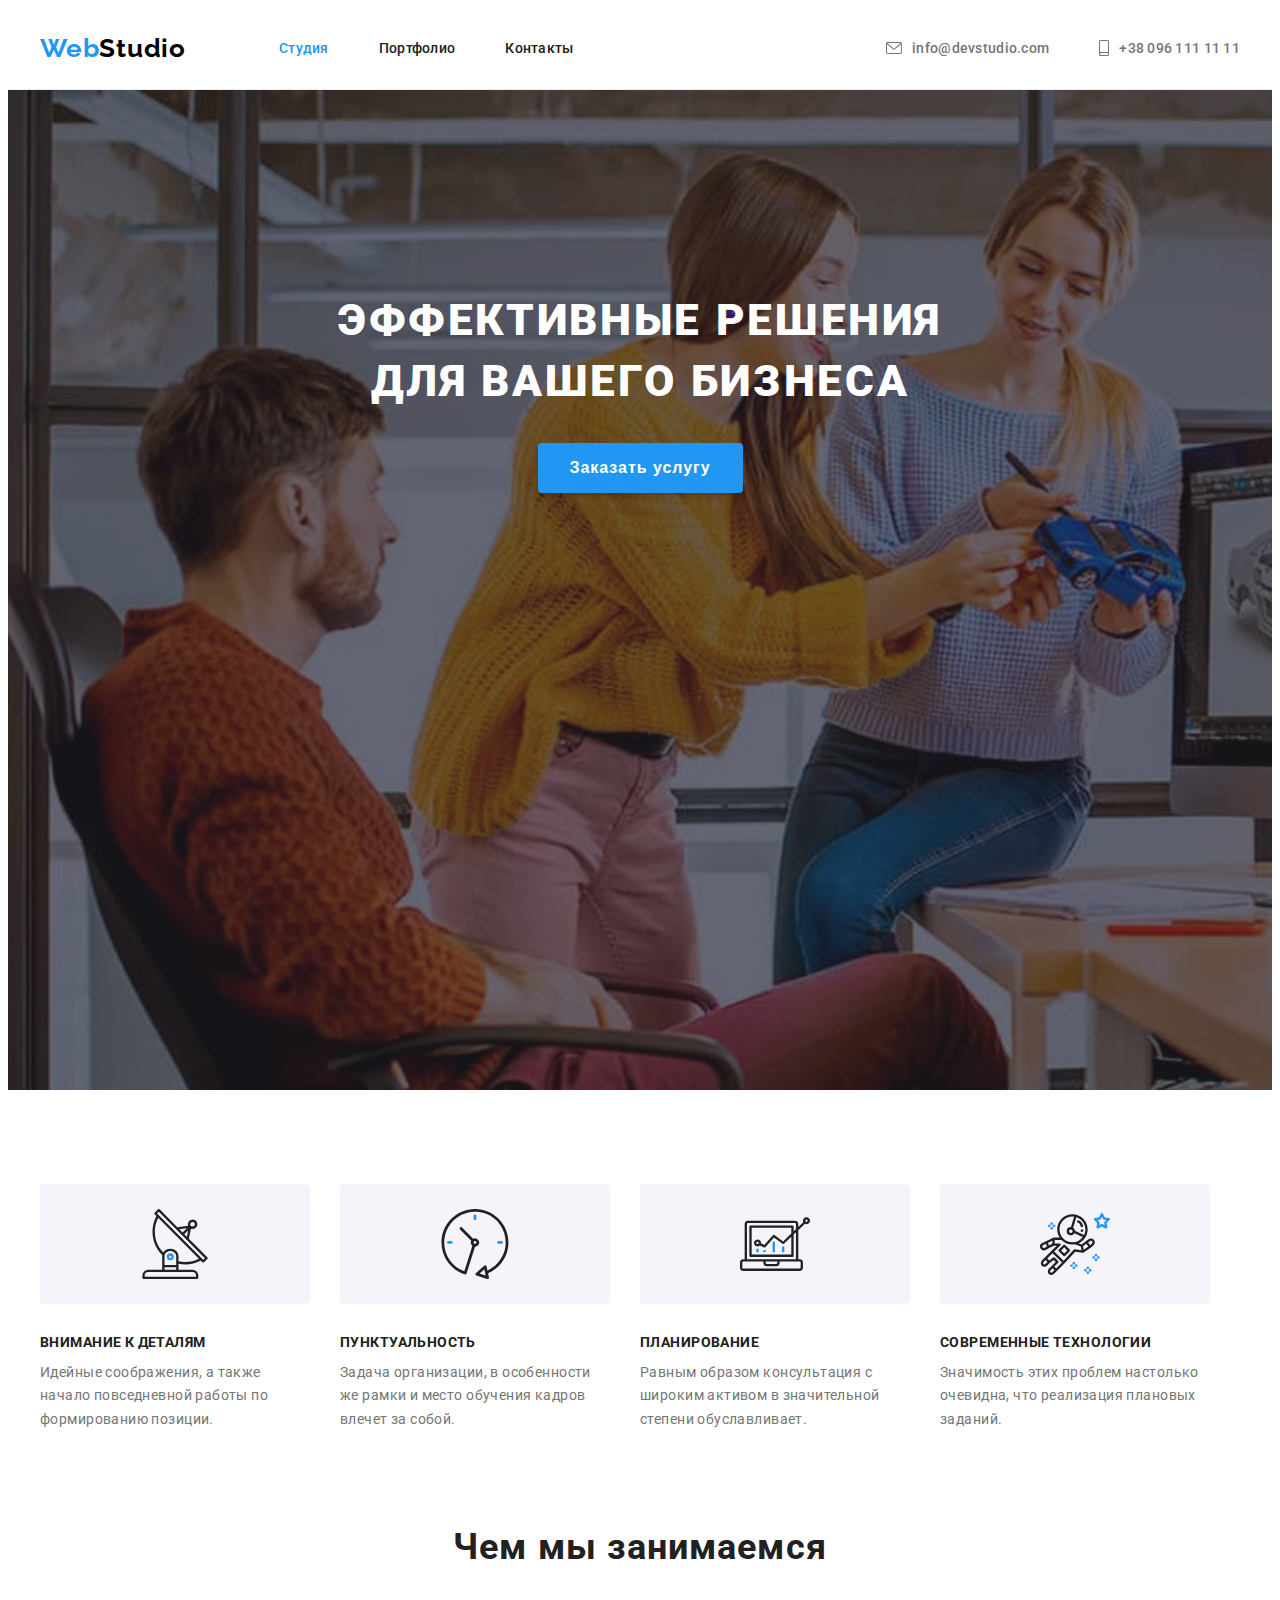
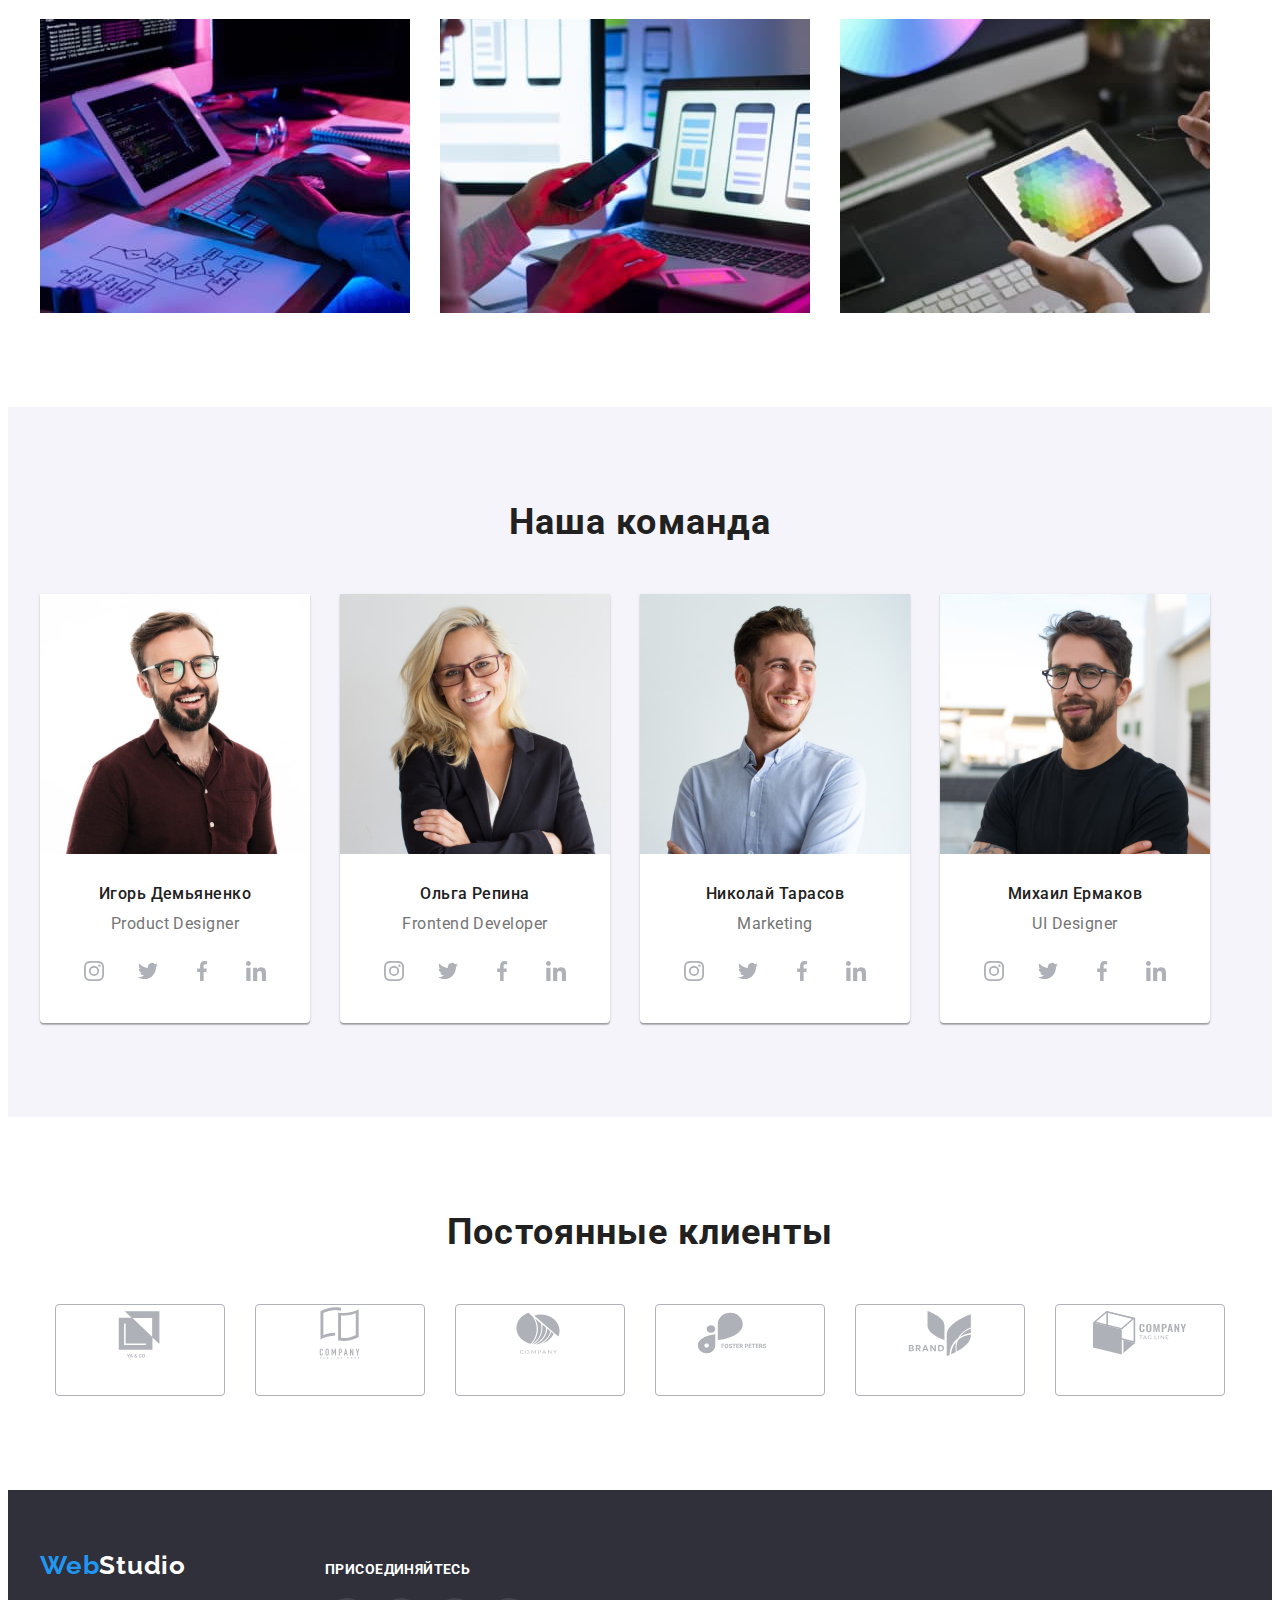
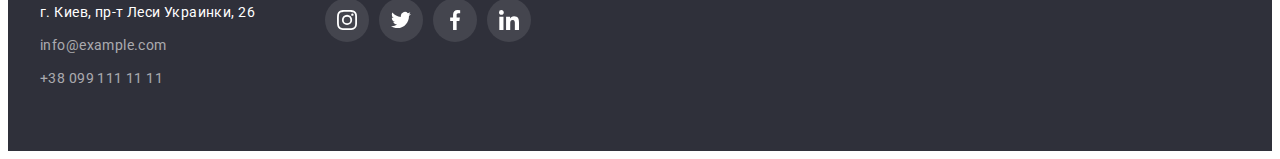
<file: index.html>
<!DOCTYPE html>
<html lang="ru">
    <head>
        <meta charset="UTF-8" />
        <meta http-equiv="X-UA-Compatible" content="IE=edge" />
        <meta name="viewport" content="width=device-width, initial-scale=1.0" />
        <title>WebStudio</title>
        <link rel="preconnect" href="https://fonts.googleapis.com" />
        <link rel="preconnect" href="https://fonts.gstatic.com" crossorigin />
        <link
            href="https://fonts.googleapis.com/css2?family=Raleway:wght@700&family=Roboto:wght@400;500;700;900&display=swap"
            rel="stylesheet"
        />
        <link
            rel="stylesheet"
            href="https://cdnjs.cloudflare.com/ajax/libs/modern-normalize/1.1.0/modern-normalize.min.css"
            integrity="sha512-wpPYUAdjBVSE4KJnH1VR1HeZfpl1ub8YT/NKx4PuQ5NmX2tKuGu6U/JRp5y+Y8XG2tV+wKQpNHVUX03MfMFn9Q=="
            crossorigin="anonymous"
            referrerpolicy="no-referrer"
        />
        <link rel="stylesheet" href="./css/style.css" />
    </head>

    <body>
        <!-- HEADER -->
        <header class="header">
            <div class="header-container container">
                <nav class="navigation">
                    <a lang="en" class="logo-header logo" href="./index.html"
                        >Web<span class="logo-accent-header">Studio</span></a
                    >
                    <ul class="nav-list list">
                        <li class="nav-list-item">
                            <a class="nav-list-link current" href="">Студия</a>
                        </li>
                        <li class="nav-list-item">
                            <a class="nav-list-link" href="./portfolio.html"
                                >Портфолио</a
                            >
                        </li>
                        <li class="nav-list-item">
                            <a class="nav-list-link" href="">Контакты</a>
                        </li>
                    </ul>
                </nav>
                <ul class="contact-list list">
                    <li class="contact-list-item">
                        <a
                            class="contact-list-link"
                            href="mailto:info@devstudio.com"
                        >
                            <svg class="icon-header" width="16" height="12">
                                <use
                                    href="./images/icons.svg#icon-envelope"
                                ></use>
                            </svg>
                            info@devstudio.com
                        </a>
                    </li>
                    <li class="contact-list-item">
                        <a class="contact-list-link" href="tel:+380961111111">
                            <svg class="icon-header" width="10" height="16">
                                <use
                                    href="./images/icons.svg#icon-smartphone"
                                ></use>
                            </svg>
                            +38 096 111 11 11</a
                        >
                    </li>
                </ul>
            </div>
        </header>

        <main>
            <!-- HERO -->
            <section class="hero">
                <div class="hero-container container">
                    <h1 class="main-title title">
                        Эффективные решения для вашего бизнеса
                    </h1>
                    <button class="modal-btn" type="button">
                        Заказать услугу
                    </button>
                </div>
            </section>

            <!-- BENEFITS -->
            <section class="benefits">
                <div class="benefits-container container">
                    <h2 class="title visually-hidden">Наши преимущества</h2>
                    <ul class="benefits-list list">
                        <li class="benefits-list-item">
                            <div class="benefits-background">
                                <svg
                                    class="benefits-icon"
                                    width="70"
                                    height="70"
                                >
                                    <use
                                        href="./images/icons.svg#icon-antenna"
                                    ></use>
                                </svg>
                            </div>
                            <h3 class="subtitle title-theme-dark">
                                Внимание к деталям
                            </h3>
                            <p class="description">
                                Идейные соображения, а также начало повседневной
                                работы по формированию позиции.
                            </p>
                        </li>
                        <li class="benefits-list-item">
                            <div class="benefits-background">
                                <svg
                                    class="benefits-icon"
                                    width="70"
                                    height="70"
                                >
                                    <use
                                        href="./images/icons.svg#icon-clock"
                                    ></use>
                                </svg>
                            </div>
                            <h3 class="subtitle title-theme-dark">
                                Пунктуальность
                            </h3>
                            <p class="description">
                                Задача организации, в особенности же рамки и
                                место обучения кадров влечет за собой.
                            </p>
                        </li>
                        <li class="benefits-list-item">
                            <div class="benefits-background">
                                <svg
                                    class="benefits-icon"
                                    width="70"
                                    height="70"
                                >
                                    <use
                                        href="./images/icons.svg#icon-diagram"
                                    ></use>
                                </svg>
                            </div>
                            <h3 class="subtitle title-theme-dark">
                                Планирование
                            </h3>
                            <p class="description">
                                Равным образом консультация с широким активом в
                                значительной степени обуславливает.
                            </p>
                        </li>
                        <li class="benefits-list-item">
                            <div class="benefits-background">
                                <svg
                                    class="benefits-icon"
                                    width="70"
                                    height="70"
                                >
                                    <use
                                        href="./images/icons.svg#icon-astronaut"
                                    ></use>
                                </svg>
                            </div>
                            <h3 class="subtitle title-theme-dark">
                                Современные технологии
                            </h3>
                            <p class="description">
                                Значимость этих проблем настолько очевидна, что
                                реализация плановых заданий.
                            </p>
                        </li>
                    </ul>
                </div>
            </section>

            <!-- SERVICES -->
            <section class="services container">
                <h2 class="services-title title">Чем мы занимаемся</h2>
                <ul class="services-list list">
                    <li class="services-list-item">
                        <img
                            src="./images/text-input.jpg"
                            alt="Ввод текста"
                            width="370"
                            height="294"
                        />
                    </li>
                    <li class="services-list-item">
                        <img
                            src="./images/mobile.jpg"
                            alt="Работа с мобильным приложением"
                            width="370"
                            height="294"
                        />
                    </li>
                    <li class="services-list-item">
                        <img
                            src="./images/colors-palette.jpg"
                            alt="Работа с цветовой гаммой"
                            width="370"
                            height="294"
                        />
                    </li>
                </ul>
            </section>

            <!-- TEAM -->
            <section class="team">
                <div class="team-container container">
                    <h2 class="team-title title">Наша команда</h2>
                    <ul class="employees-list list">
                        <li class="employee-card">
                            <img
                                class="employee-photo"
                                src="./images/product-designer.jpg"
                                alt="Игорь Демьяненко"
                                width="270"
                                height="260"
                            />
                            <div class="employee-description">
                                <h3 class="employee-name">Игорь Демьяненко</h3>
                                <p lang="en" class="employee-position">
                                    Product Designer
                                </p>
                                <ul class="social-link-list list">
                                    <li class="social-list-item">
                                        <a href="" class="social-link">
                                            <svg
                                                class="social-link-logo"
                                                width="20"
                                                height="20"
                                            >
                                                <use
                                                    href="./images/icons.svg#icon-instagram"
                                                ></use>
                                            </svg>
                                        </a>
                                    </li>
                                    <li class="social-list-item">
                                        <a href="" class="social-link">
                                            <svg
                                                class="social-link-logo"
                                                width="20"
                                                height="20"
                                            >
                                                <use
                                                    href="./images/icons.svg#icon-twitter"
                                                ></use>
                                            </svg>
                                        </a>
                                    </li>
                                    <li class="social-list-item">
                                        <a href="" class="social-link">
                                            <svg
                                                class="social-link-logo"
                                                width="20"
                                                height="20"
                                            >
                                                <use
                                                    href="./images/icons.svg#icon-facebook"
                                                ></use>
                                            </svg>
                                        </a>
                                    </li>
                                    <li class="social-list-item">
                                        <a href="" class="social-link">
                                            <svg
                                                class="social-link-logo"
                                                width="20"
                                                height="20"
                                            >
                                                <use
                                                    href="./images/icons.svg#icon-linkedin"
                                                ></use>
                                            </svg>
                                        </a>
                                    </li>
                                </ul>
                            </div>
                        </li>
                        <li class="employee-card">
                            <img
                                class="employee-photo"
                                src="./images/frontend-developer.jpg"
                                alt="Ольга Репина"
                                width="270"
                                height="260"
                            />
                            <h3 class="employee-name">Ольга Репина</h3>
                            <p lang="en" class="employee-position">
                                Frontend Developer
                            </p>
                            <div class="social-links">
                                <ul class="social-link-list list">
                                    <li class="social-list-item">
                                        <a href="" class="social-link">
                                            <svg
                                                class="social-link-logo"
                                                width="20"
                                                height="20"
                                            >
                                                <use
                                                    href="./images/icons.svg#icon-instagram"
                                                ></use>
                                            </svg>
                                        </a>
                                    </li>
                                    <li class="social-list-item">
                                        <a href="" class="social-link">
                                            <svg
                                                class="social-link-logo"
                                                width="20"
                                                height="20"
                                            >
                                                <use
                                                    href="./images/icons.svg#icon-twitter"
                                                ></use>
                                            </svg>
                                        </a>
                                    </li>
                                    <li class="social-list-item">
                                        <a href="" class="social-link">
                                            <svg
                                                class="social-link-logo"
                                                width="20"
                                                height="20"
                                            >
                                                <use
                                                    href="./images/icons.svg#icon-facebook"
                                                ></use>
                                            </svg>
                                        </a>
                                    </li>
                                    <li class="social-list-item">
                                        <a href="" class="social-link">
                                            <svg
                                                class="social-link-logo"
                                                width="20"
                                                height="20"
                                            >
                                                <use
                                                    href="./images/icons.svg#icon-linkedin"
                                                ></use>
                                            </svg>
                                        </a>
                                    </li>
                                </ul>
                            </div>
                        </li>
                        <li class="employee-card">
                            <img
                                class="employee-photo"
                                src="./images/marketing.jpg"
                                alt="Николай Тарасов"
                                width="270"
                                height="260"
                            />
                            <h3 class="employee-name">Николай Тарасов</h3>
                            <p lang="en" class="employee-position">Marketing</p>
                            <div class="social-links">
                                <ul class="social-link-list list">
                                    <li class="social-list-item">
                                        <a href="" class="social-link">
                                            <svg
                                                class="social-link-logo"
                                                width="20"
                                                height="20"
                                            >
                                                <use
                                                    href="./images/icons.svg#icon-instagram"
                                                ></use>
                                            </svg>
                                        </a>
                                    </li>
                                    <li class="social-list-item">
                                        <a href="" class="social-link">
                                            <svg
                                                class="social-link-logo"
                                                width="20"
                                                height="20"
                                            >
                                                <use
                                                    href="./images/icons.svg#icon-twitter"
                                                ></use>
                                            </svg>
                                        </a>
                                    </li>
                                    <li class="social-list-item">
                                        <a href="" class="social-link">
                                            <svg
                                                class="social-link-logo"
                                                width="20"
                                                height="20"
                                            >
                                                <use
                                                    href="./images/icons.svg#icon-facebook"
                                                ></use>
                                            </svg>
                                        </a>
                                    </li>
                                    <li class="social-list-item">
                                        <a href="" class="social-link">
                                            <svg
                                                class="social-link-logo"
                                                width="20"
                                                height="20"
                                            >
                                                <use
                                                    href="./images/icons.svg#icon-linkedin"
                                                ></use>
                                            </svg>
                                        </a>
                                    </li>
                                </ul>
                            </div>
                        </li>
                        <li class="employee-card">
                            <img
                                class="employee-photo"
                                src="./images/ui-designer.jpg"
                                alt="Михаил Ермаков"
                                width="270"
                                height="260"
                            />
                            <h3 class="employee-name">Михаил Ермаков</h3>
                            <p lang="en" class="employee-position">
                                UI Designer
                            </p>
                            <div class="social-links">
                                <ul class="social-link-list list">
                                    <li class="social-list-item">
                                        <a href="" class="social-link">
                                            <svg
                                                class="social-link-logo"
                                                width="20"
                                                height="20"
                                            >
                                                <use
                                                    href="./images/icons.svg#icon-instagram"
                                                ></use>
                                            </svg>
                                        </a>
                                    </li>
                                    <li class="social-list-item">
                                        <a href="" class="social-link">
                                            <svg
                                                class="social-link-logo"
                                                width="20"
                                                height="20"
                                            >
                                                <use
                                                    href="./images/icons.svg#icon-twitter"
                                                ></use>
                                            </svg>
                                        </a>
                                    </li>
                                    <li class="social-list-item">
                                        <a href="" class="social-link">
                                            <svg
                                                class="social-link-logo"
                                                width="20"
                                                height="20"
                                            >
                                                <use
                                                    href="./images/icons.svg#icon-facebook"
                                                ></use>
                                            </svg>
                                        </a>
                                    </li>
                                    <li class="social-list-item">
                                        <a href="" class="social-link">
                                            <svg
                                                class="social-link-logo"
                                                width="20"
                                                height="20"
                                            >
                                                <use
                                                    href="./images/icons.svg#icon-linkedin"
                                                ></use>
                                            </svg>
                                        </a>
                                    </li>
                                </ul>
                            </div>
                        </li>
                    </ul>
                </div>
            </section>

            <!-- SERVICES -->
            <section class="clients">
                <div class="clients-container container">
                    <h2 class="clients-title title">Постоянные клиенты</h2>
                    <ul class="clients-list list">
                        <li class="clients-list-item">
                            <a class="clients-link" href="">
                                <svg
                                    class="clients-logo"
                                    width="106"
                                    height="60"
                                >
                                    <use
                                        href="./images/icons.svg#icon-logo-ya"
                                    ></use>
                                </svg>
                            </a>
                        </li>
                        <li class="clients-list-item">
                            <a class="clients-link" href="">
                                <svg
                                    class="clients-logo"
                                    width="106"
                                    height="60"
                                >
                                    <use
                                        href="./images/icons.svg#icon-logo-company-tag"
                                    ></use>
                                </svg>
                            </a>
                        </li>
                        <li class="clients-list-item">
                            <a class="clients-link" href="">
                                <svg
                                    class="clients-logo"
                                    width="106"
                                    height="60"
                                >
                                    <use
                                        href="./images/icons.svg#icon-logo-company"
                                    ></use>
                                </svg>
                            </a>
                        </li>
                        <li class="clients-list-item">
                            <a class="clients-link" href="">
                                <svg
                                    class="clients-logo"
                                    width="106"
                                    height="60"
                                >
                                    <use
                                        href="./images/icons.svg#icon-logo-foster"
                                    ></use>
                                </svg>
                            </a>
                        </li>
                        <li class="clients-list-item">
                            <a class="clients-link" href="">
                                <svg
                                    class="clients-logo"
                                    width="106"
                                    height="60"
                                >
                                    <use
                                        href="./images/icons.svg#icon-logo-brand"
                                    ></use>
                                </svg>
                            </a>
                        </li>
                        <li class="clients-list-item">
                            <a class="clients-link" href="">
                                <svg
                                    class="clients-logo"
                                    width="106"
                                    height="60"
                                >
                                    <use
                                        href="./images/icons.svg#icon-logo-cube"
                                    ></use>
                                </svg>
                            </a>
                        </li>
                    </ul>
                </div>
            </section>
        </main>

        <footer class="footer">
            <div class="footer-container container">
                <div class="footer-first-column">
                    <a class="logo-footer logo" lang="en" href="./index.html"
                        >Web<span class="logo-accent-footer">Studio</span></a
                    >
                    <address>
                        <ul class="contact-list-footer list">
                            <li class="contact-list-item">
                                <a
                                    class="contact-list-link"
                                    href="https://goo.gl/maps/PYqKrLdg8AjsLL8RA"
                                    target="_blank"
                                    rel="noopener noreferrer"
                                    ><span class="legal-address"
                                        >г. Киев, пр-т Леси Украинки, 26</span
                                    ></a
                                >
                            </li>
                            <li class="contact-list-item">
                                <a
                                    class="contact-list-footer link"
                                    href="mailto:info@example.com"
                                    >info@example.com</a
                                >
                            </li>
                            <li class="contact-list-item">
                                <a
                                    class="contact-list-footer link"
                                    href="tel:+380961111111"
                                    >+38 099 111 11 11</a
                                >
                            </li>
                        </ul>
                    </address>
                </div>
                <div class="subscription-buttons">
                    <p class="join">Присоединяйтесь</p>
                    <ul class="social-link-list-footer list">
                        <li class="social-list-item-footer">
                            <a href="" class="social-link-footer">
                                <svg
                                    class="social-link-logo-footer"
                                    width="20"
                                    height="20"
                                >
                                    <use
                                        href="./images/icons.svg#icon-instagram"
                                    ></use>
                                </svg>
                            </a>
                        </li>
                        <li class="social-list-item-footer">
                            <a href="" class="social-link-footer">
                                <svg
                                    class="social-link-logo-footer"
                                    width="20"
                                    height="20"
                                >
                                    <use
                                        href="./images/icons.svg#icon-twitter"
                                    ></use>
                                </svg>
                            </a>
                        </li>
                        <li class="social-list-item-footer">
                            <a href="" class="social-link-footer">
                                <svg
                                    class="social-link-logo-footer"
                                    width="20"
                                    height="20"
                                >
                                    <use
                                        href="./images/icons.svg#icon-facebook"
                                    ></use>
                                </svg>
                            </a>
                        </li>
                        <li class="social-list-item-footer">
                            <a href="" class="social-link-footer">
                                <svg
                                    class="social-link-logo-footer"
                                    width="20"
                                    height="20"
                                >
                                    <use
                                        href="./images/icons.svg#icon-linkedin"
                                    ></use>
                                </svg>
                            </a>
                        </li>
                    </ul>
                </div>
            </div>
        </footer>
    </body>
</html>
</file>
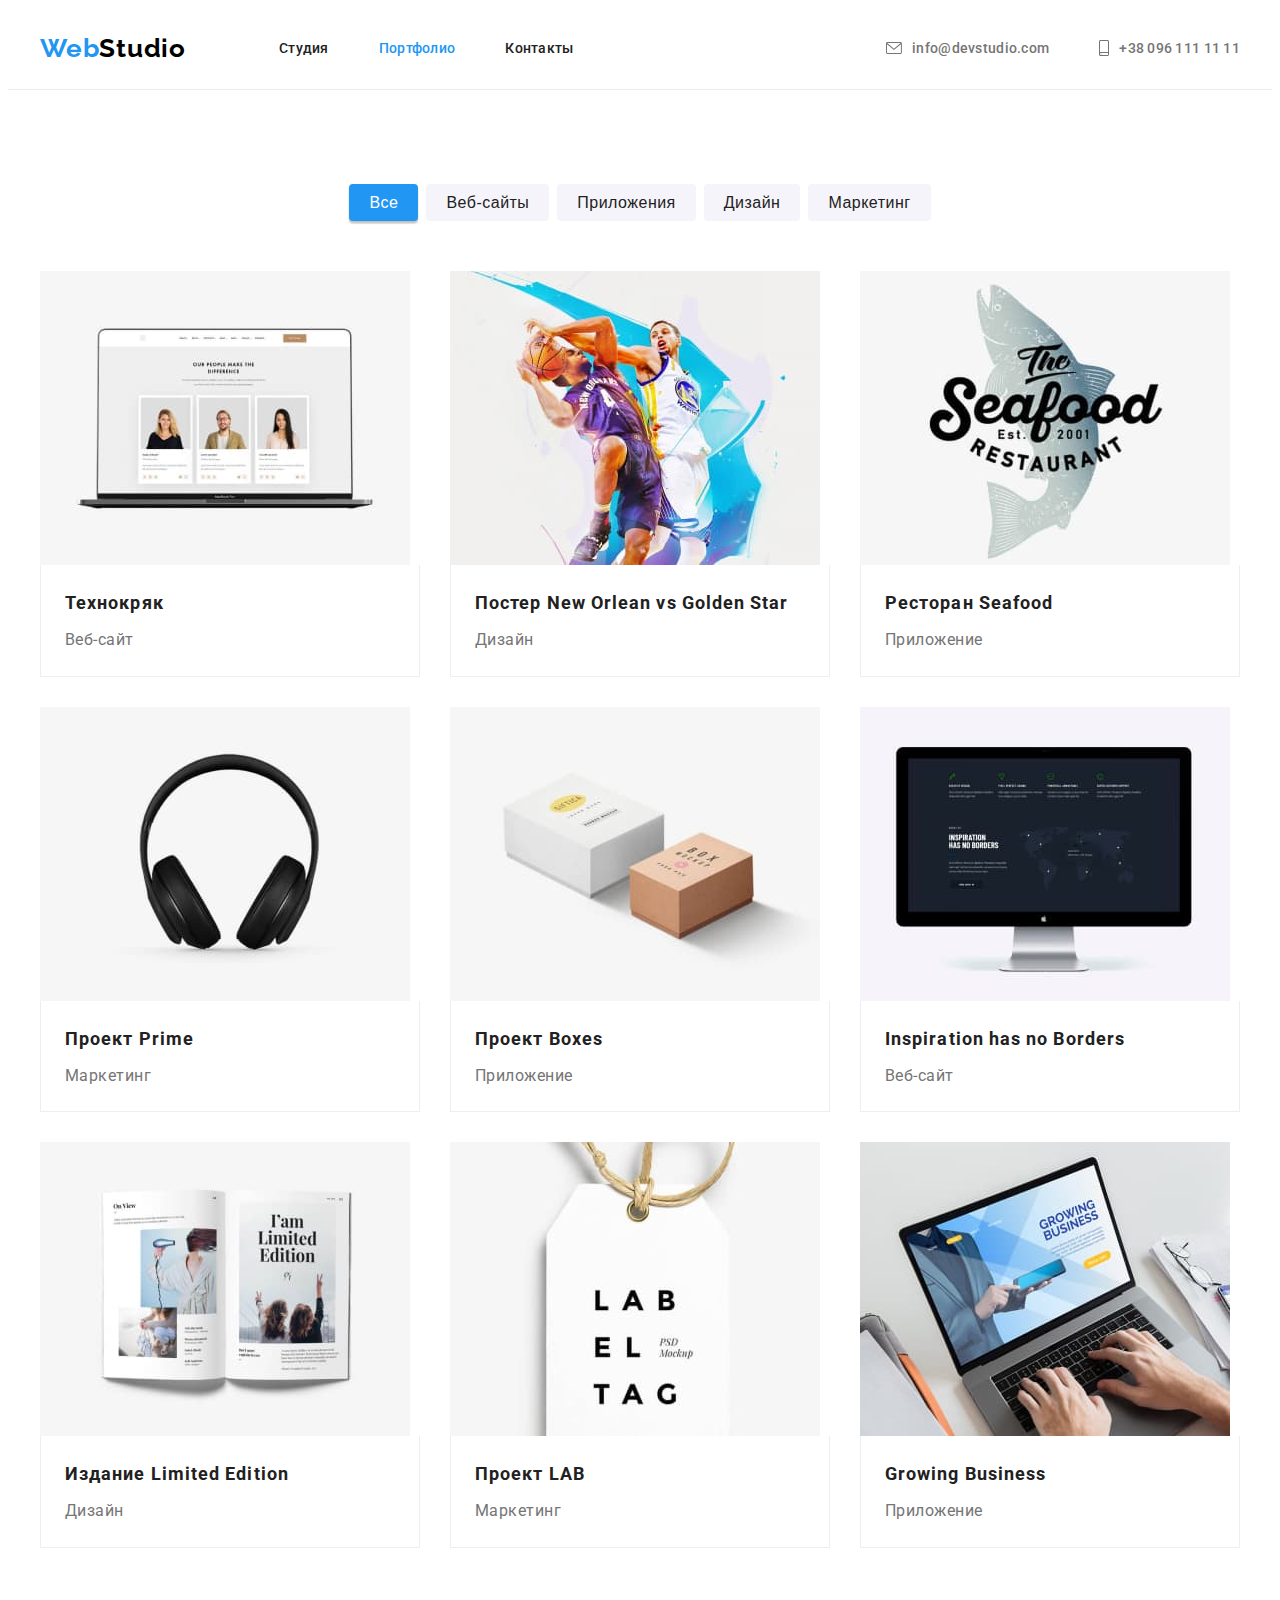
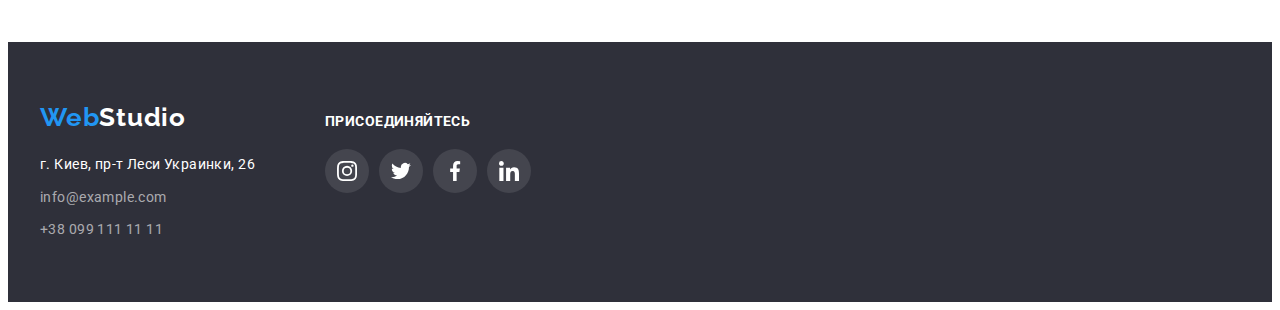
<file: portfolio.html>
<!DOCTYPE html>
<html lang="ru">
    <head>
        <meta charset="UTF-8" />
        <meta http-equiv="X-UA-Compatible" content="IE=edge" />
        <meta name="viewport" content="width=device-width, initial-scale=1.0" />
        <title>WebStudio</title>
        <link rel="preconnect" href="https://fonts.googleapis.com" />
        <link rel="preconnect" href="https://fonts.gstatic.com" crossorigin />
        <link
            href="https://fonts.googleapis.com/css2?family=Raleway:wght@700&family=Roboto:wght@400;500;700;900&display=swap"
            rel="stylesheet"
        />
        <link
            rel="stylesheet"
            href="https://cdnjs.cloudflare.com/ajax/libs/modern-normalize/1.1.0/modern-normalize.min.css"
            integrity="sha512-wpPYUAdjBVSE4KJnH1VR1HeZfpl1ub8YT/NKx4PuQ5NmX2tKuGu6U/JRp5y+Y8XG2tV+wKQpNHVUX03MfMFn9Q=="
            crossorigin="anonymous"
            referrerpolicy="no-referrer"
        />
        <link rel="stylesheet" href="./css/style.css" />
    </head>

    <body>
        <!-- HEADER -->
        <header class="header">
            <div class="header-container container">
                <nav class="navigation">
                    <a lang="en" class="logo-header logo" href="./index.html"
                        >Web<span class="logo-accent-header">Studio</span></a
                    >
                    <ul class="nav-list list">
                        <li class="nav-list-item">
                            <a class="nav-list-link" href="./index.html"
                                >Студия</a
                            >
                        </li>
                        <li class="nav-list-item">
                            <a class="nav-list-link current" href=""
                                >Портфолио</a
                            >
                        </li>
                        <li class="nav-list-item">
                            <a class="nav-list-link" href="">Контакты</a>
                        </li>
                    </ul>
                </nav>
                <ul class="contact-list list">
                    <li class="contact-list-item">
                        <a
                            class="contact-list-link"
                            href="mailto:info@devstudio.com"
                        >
                            <svg class="icon-header" width="16" height="12">
                                <use
                                    href="./images/icons.svg#icon-envelope"
                                ></use>
                            </svg>
                            info@devstudio.com
                        </a>
                    </li>
                    <li class="contact-list-item">
                        <a class="contact-list-link" href="tel:+380961111111">
                            <svg class="icon-header" width="10" height="16">
                                <use
                                    href="./images/icons.svg#icon-smartphone"
                                ></use>
                            </svg>
                            +38 096 111 11 11</a
                        >
                    </li>
                </ul>
            </div>
        </header>

        <main>
            <section class="portfolio">
                <div class="portfolio-container container">
                    <h1 class="title-portfolio visually-hidden">Наши работы</h1>
                    <ul class="filter list">
                        <li class="filter-item">
                            <button
                                class="filter-item-button current"
                                type="button"
                            >
                                Все
                            </button>
                        </li>
                        <li class="filter-item">
                            <button class="filter-item-button" type="button">
                                Веб-сайты
                            </button>
                        </li>
                        <li class="filter-item">
                            <button class="filter-item-button" type="button">
                                Приложения
                            </button>
                        </li>
                        <li class="filter-item">
                            <button class="filter-item-button" type="button">
                                Дизайн
                            </button>
                        </li>
                        <li class="filter-item">
                            <button class="filter-item-button" type="button">
                                Маркетинг
                            </button>
                        </li>
                    </ul>
                    <ul class="portfolio-list list">
                        <li class="portfolio-item">
                            <a class="project-card" href="">
                                <img
                                    src="./images/laptop.jpg"
                                    alt="Наши люди"
                                    width="370"
                                />
                                <div class="portfolio-description">
                                    <h2 class="project-name">Технокряк</h2>
                                    <p class="project-type">Веб-сайт</p>
                                </div>
                            </a>
                        </li>
                        <li class="portfolio-item">
                            <a class="project-card" href="">
                                <img
                                    src="./images/basketball.jpg"
                                    alt="Баскетбол"
                                    width="370"
                                />
                                <div class="portfolio-description">
                                    <h2 class="project-name">
                                        Постер
                                        <span lang="en"
                                            >New Orlean vs Golden Star</span
                                        >
                                    </h2>
                                    <p class="project-type">Дизайн</p>
                                </div>
                            </a>
                        </li>
                        <li class="portfolio-item">
                            <a class="project-card" href="">
                                <img
                                    src="./images/seafood.jpg"
                                    alt="Ресторан морской еды"
                                    width="370"
                                />
                                <div class="portfolio-description">
                                    <h2 class="project-name">
                                        Ресторан <span lang="en">Seafood</span>
                                    </h2>
                                    <p class="project-type">Приложение</p>
                                </div>
                            </a>
                        </li>
                        <li class="portfolio-item">
                            <a class="project-card" href="">
                                <img
                                    src="./images/headphones.jpg"
                                    alt="Наушники"
                                    width="370"
                                />
                                <div class="portfolio-description">
                                    <h2 class="project-name">
                                        Проект <span lang="en">Prime</span>
                                    </h2>
                                    <p class="project-type">Маркетинг</p>
                                </div>
                            </a>
                        </li>
                        <li class="portfolio-item">
                            <a class="project-card" href="">
                                <img
                                    src="./images/boxes.jpg"
                                    alt="Коробки"
                                    width="370"
                                />
                                <div class="portfolio-description">
                                    <h2 class="project-name">
                                        Проект <span lang="en">Boxes</span>
                                    </h2>
                                    <p class="project-type">Приложение</p>
                                </div>
                            </a>
                        </li>
                        <li class="portfolio-item">
                            <a class="project-card" href="">
                                <img
                                    src="./images/pc.jpg"
                                    alt="Вдохновение не имеет границ"
                                    width="370"
                                />
                                <div class="portfolio-description">
                                    <h2 lang="en" class="project-name">
                                        Inspiration has no Borders
                                    </h2>
                                    <p class="project-type">Веб-сайт</p>
                                </div>
                            </a>
                        </li>
                        <li class="portfolio-item">
                            <a class="project-card" href="">
                                <img
                                    src="./images/magazine.jpg"
                                    alt="Ограниченное издание"
                                    width="370"
                                />
                                <div class="portfolio-description">
                                    <h2 class="project-name">
                                        Издание
                                        <span lang="en">Limited Edition</span>
                                    </h2>
                                    <p class="project-type">Дизайн</p>
                                </div>
                            </a>
                        </li>
                        <li class="portfolio-item">
                            <a class="project-card" href="">
                                <img
                                    src="./images/label-tag.jpg"
                                    alt="Проект ярлык"
                                    width="370"
                                />
                                <div class="portfolio-description">
                                    <h2 class="project-name">
                                        Проект <span lang="en">LAB</span>
                                    </h2>
                                    <p class="project-type">Маркетинг</p>
                                </div>
                            </a>
                        </li>
                        <li class="portfolio-item">
                            <a class="project-card" href="">
                                <img
                                    src="./images/laptop-typing.jpg"
                                    alt="Растущий бизнес"
                                    width="370"
                                />
                                <div class="portfolio-description">
                                    <h2 lang="en" class="project-name">
                                        Growing Business
                                    </h2>
                                    <p class="project-type">Приложение</p>
                                </div>
                            </a>
                        </li>
                    </ul>
                </div>
            </section>
        </main>

        <footer class="footer">
            <div class="footer-container container">
                <div class="footer-first-column">
                    <a class="logo-footer logo" lang="en" href="./index.html"
                        >Web<span class="logo-accent-footer">Studio</span></a
                    >
                    <address>
                        <ul class="contact-list-footer list">
                            <li class="contact-list-item">
                                <a
                                    class="contact-list-link"
                                    href="https://goo.gl/maps/PYqKrLdg8AjsLL8RA"
                                    target="_blank"
                                    rel="noopener noreferrer"
                                    ><span class="legal-address"
                                        >г. Киев, пр-т Леси Украинки, 26</span
                                    ></a
                                >
                            </li>
                            <li class="contact-list-item">
                                <a
                                    class="contact-list-footer link"
                                    href="mailto:info@example.com"
                                    >info@example.com</a
                                >
                            </li>
                            <li class="contact-list-item">
                                <a
                                    class="contact-list-footer link"
                                    href="tel:+380961111111"
                                    >+38 099 111 11 11</a
                                >
                            </li>
                        </ul>
                    </address>
                </div>
                <div class="subscription-buttons">
                    <p class="join">Присоединяйтесь</p>
                    <ul class="social-link-list-footer list">
                        <li class="social-list-item-footer">
                            <a href="" class="social-link-footer">
                                <svg
                                    class="social-link-logo-footer"
                                    width="20"
                                    height="20"
                                >
                                    <use
                                        href="./images/icons.svg#icon-instagram"
                                    ></use>
                                </svg>
                            </a>
                        </li>
                        <li class="social-list-item-footer">
                            <a href="" class="social-link-footer">
                                <svg
                                    class="social-link-logo-footer"
                                    width="20"
                                    height="20"
                                >
                                    <use
                                        href="./images/icons.svg#icon-twitter"
                                    ></use>
                                </svg>
                            </a>
                        </li>
                        <li class="social-list-item-footer">
                            <a href="" class="social-link-footer">
                                <svg
                                    class="social-link-logo-footer"
                                    width="20"
                                    height="20"
                                >
                                    <use
                                        href="./images/icons.svg#icon-facebook"
                                    ></use>
                                </svg>
                            </a>
                        </li>
                        <li class="social-list-item-footer">
                            <a href="" class="social-link-footer">
                                <svg
                                    class="social-link-logo-footer"
                                    width="20"
                                    height="20"
                                >
                                    <use
                                        href="./images/icons.svg#icon-linkedin"
                                    ></use>
                                </svg>
                            </a>
                        </li>
                    </ul>
                </div>
            </div>
        </footer>
    </body>
</html>
</file>
<file: css/style.css>
:root {
    --primary-font-family: 'Roboto', sans-serif;
    --secondary-font-family: 'Raleway', sans-serif;
    --primary-text-color-theme-dark: #212121;
    --secondary-text-color-theme-dark: #757575;
    --text-color-theme-light: #ffffff;
    --accent-color: #2196f3;
    --background-dark-theme: #2f303a;
    --background-light-theme: #f5f4fa;
    --logo-accent-header: #000000;
    --button-background-hover-focus: #188ce8;
    --text-color-contact: rgba(255, 255, 255, 0.6);
    --border-color: #ececec;
    --clients-logo-border: #afb1b8;
}

body {
    font-family: var(--primary-font-family);
    font-size: 14px;
    letter-spacing: 0.03em;

    color: var(--primary-text-color-theme-dark);
}

h1,
h2,
h3,
h4,
h5,
h6,
p {
    margin-top: 0;
    margin-bottom: 0;
}

ul,
ol {
    margin-top: 0;
    margin-bottom: 0;
    padding-left: 0;
}

.list {
    list-style: none;
}

a {
    text-decoration: none;
}

.container {
    width: 1200px;
    padding-left: 15px;
    padding-right: 15px;
    margin-left: auto;
    margin-right: auto;
}

img {
    display: block;
    max-width: 100%;
    height: auto;
}

/*=====START COMPONENTS=====*/

.logo {
    font-family: var(--secondary-font-family);
    font-weight: 700;
    font-size: 26px;
    line-height: 1.2;
    letter-spacing: 0.03em;

    color: var(--accent-color);
}

.logo-accent-header {
    color: var(--logo-accent-header);
}

.logo-accent-footer {
    color: var(--text-color-theme-light);
}

.modal-btn {
    font-weight: 700;
    font-size: 16px;
    line-height: 1.87;
    letter-spacing: 0.06em;

    padding: 10px 32px;
    border: none;
    border-radius: 4px;
    margin-top: 30px;

    box-shadow: 0px 4px 4px rgba(0, 0, 0, 0.15);
    background-color: var(--accent-color);
    color: var(--text-color-theme-light);

    cursor: pointer;
}

.modal-btn:hover,
.modal-btn:focus {
    background-color: var(--button-background-hover-focus);
    color: var(--text-color-theme-light);
}

.title {
    font-weight: 700;
    font-size: 36px;
    line-height: 1.2;
    letter-spacing: 0.03em;
    text-align: center;

    color: var(--primary-text-color-theme-dark);
}

.visually-hidden {
    position: absolute;
    width: 1px;
    height: 1px;
    margin: -1px;
    padding: 0;
    overflow: hidden;
    border: 0;
    clip: rect(0 0 0 0);
}

section {
    padding-top: 94px;
    padding-bottom: 94px;
}

/*=====END COMPONENTS=====*/

/*=====START HEADER=====*/

.header {
    border-bottom: 1px solid var(--border-color);
}

.header-container {
    display: flex;
    align-items: center;
}

.navigation {
    display: flex;
    align-items: center;
}

.nav-list {
    display: flex;
}

.nav-list-item:not(:last-child) {
    margin-right: 50px;
}

.contact-list {
    display: flex;

    align-items: center;
    margin-left: auto;
}

.contact-list > .contact-list-item:not(:last-child) {
    margin-right: 50px;
}

.accent link {
    color: var(--accent-color);
}

.logo-header {
    margin-right: 93px;
}

.nav-list-link {
    display: block;
    font-weight: 500;
    font-size: 14px;
    line-height: 1.2;
    letter-spacing: 0.02em;
    padding-top: 32px;
    padding-bottom: 32px;

    color: var(--primary-text-color-theme-dark);
}

.nav-list-link.current {
    color: var(--accent-color);
}

.nav-list-link:hover,
.nav-list-link:focus {
    color: var(--accent-color);
}

.contact-list-link {
    display: flex;
    align-items: center;
    font-weight: 500;
    font-size: 14px;
    line-height: 1.2;
    letter-spacing: 0.02em;

    color: var(--secondary-text-color-theme-dark);
}

.contact-list-link:hover,
.contact-list-link:focus {
    color: var(--accent-color);
}

.icon-header {
    padding: 0;
    border: none;

    margin-right: 10px;

    fill: currentColor;
}

.icon-header:hover,
.icon-header:focus {
    fill: var(--accent-color);
}

/*=====END HEADER=====*/

/*=====START HERO=====*/

.hero {
    text-align: center;
    padding-top: 200px;
    padding-bottom: 200px;

    max-width: 1600px;
    margin: 0 auto;
    height: 600px;
    background-color: var(--background-dark-theme);
    background-image: linear-gradient(
            rgba(47, 48, 58, 0.4),
            rgba(47, 48, 58, 0.4)
        ),
        url(../images/hero-background.jpg);
    background-size: cover;
    background-repeat: no-repeat;
}

.main-title {
    font-weight: 900;
    font-size: 44px;
    line-height: 1.4;
    letter-spacing: 0.06em;
    text-transform: uppercase;

    width: 696px;
    margin: 0px auto;

    color: var(--text-color-theme-light);
}

/*=====END HERO=====*/

/*=====START BENEFITS=====*/

.benefits-background {
    display: flex;
    background-color: var(--background-light-theme);

    margin-bottom: 30px;
    padding: 25px 0 25px;
    width: 270px;
    border-radius: 4px;
    align-items: center;
    justify-content: center;
}

.subtitle {
    font-weight: 700;
    font-size: 14px;
    line-height: 1.2;
    letter-spacing: 0.03em;
    text-transform: uppercase;

    margin-bottom: 10px;

    color: var(--primary-text-color-theme-dark);
}

.description {
    font-size: 14px;
    line-height: 1.7;
    letter-spacing: 0.03em;

    width: 270px;

    color: var(--secondary-text-color-theme-dark);
}

.benefits-list-item {
    display: block;
}

.benefits-list-item:not(:last-child) {
    margin-right: 30px;
}

.benefits-list {
    display: flex;
}

.services {
    padding-top: 0;
}

/*=====END BENEFITS======*/

/*=====START SERVICES=====*/

.services-title {
    margin-bottom: 50px;
}

.services-list {
    display: flex;
}

.services-list-item:not(:last-child) {
    margin-right: 30px;
}

/*=====END SERVICES=====*/

/*=====START TEAM=====*/

.team {
    background-color: var(--background-light-theme);
}

.team-title {
    margin-bottom: 50px;
}

.employees-list {
    display: flex;
}

.employee-card:not(:last-child) {
    margin-right: 30px;
}

.employee-card {
    box-shadow: 0px 1px 3px rgba(0, 0, 0, 0.12), 0px 1px 1px rgba(0, 0, 0, 0.14),
        0px 2px 1px rgba(0, 0, 0, 0.2);
    border-radius: 0px 0px 4px 4px;

    background-color: var(--text-color-theme-light);
}

.employee-name {
    font-weight: 500;
    font-size: 16px;
    line-height: 1.2;
    letter-spacing: 0.03em;
    text-align: center;
    padding: 30px 50px 10px;

    color: var(--primary-text-color-theme-dark);
}

.employee-position {
    font-size: 16px;
    line-height: 1.2;
    letter-spacing: 0.03em;
    text-align: center;

    padding: 0px 50px 16px;

    color: var(--secondary-text-color-theme-dark);
}

.social-link-list {
    display: flex;
    align-items: center;
    justify-content: center;

    padding: 0px 32px 30px;
}

.social-list-item:not(:last-child) {
    margin-right: 10px;
}

.social-link {
    display: flex;
    align-items: center;
    justify-content: center;
    width: 44px;
    height: 44px;
    background: #ffffff;
    border-radius: 50%;
}

.social-link:hover,
.social-link:focus {
    background-color: var(--accent-color);
}

.social-link-logo {
    fill: var(--clients-logo-border);
}

.social-link:hover .social-link-logo,
.social-link:focus .social-link-logo {
    fill: var(--text-color-theme-light);
}

/*=====END TEAM=====*/

/*=====START CLIENTS=====*/

.clients-title {
    margin-bottom: 50px;
}

.clients-list {
    display: flex;
    align-items: center;
    justify-content: center;
}

.clients-list > .clients-list-item {
    display: flex;
    align-items: center;
    justify-content: center;

    width: 170px;
    height: 92px;

    border: 1px solid var(--clients-logo-border);
    box-sizing: border-box;
    border-radius: 4px;
}

.clients-list-item:hover,
.clients-list-item:focus {
    border-color: var(--accent-color);
}

.clients-list-item:not(:last-child) {
    margin-right: 30px;
}

.clients-link {
    display: block;
    align-items: center;
    justify-content: center;

    width: 170px;
    height: 92px;

    padding: 16px 32px;
}

.clients-link:hover .clients-logo,
.clients-link:focus .clients-logo {
    fill: var(--accent-color);
}

.clients-logo {
    fill: var(--clients-logo-border);
}

/*=====END CLIENTS=====*/

/*=====START PORTFOLIO=====*/

.title-portfolio {
    font-weight: 900;
    font-size: 44px;
    line-height: 1.4;
    letter-spacing: 0.04em;
    text-transform: uppercase;

    color: var(--primary-text-color-theme-dark);
}

.filter {
    display: flex;
    justify-content: center;

    margin-bottom: 50px;
}

.filter-item-button {
    font-weight: 500;
    font-size: 16px;
    line-height: 1.6;
    letter-spacing: 0.03em;

    box-sizing: border-box;
    border-radius: 4px;
    padding: 6px 20px;
    border: none;

    background-color: var(--background-light-theme);
    color: var(--primary-text-color-theme-dark);

    cursor: pointer;
}

.filter-item-button:hover,
.filter-item-button:focus,
.filter-item-button.current {
    background-color: var(--accent-color);
    color: var(--text-color-theme-light);
    box-shadow: 0px 3px 1px rgba(0, 0, 0, 0.1), 0px 1px 2px rgba(0, 0, 0, 0.08),
        0px 2px 2px rgba(0, 0, 0, 0.12);
}

.filter-item:not(:last-child) {
    margin-right: 8px;
}

.portfolio-list {
    display: flex;
    flex-wrap: wrap;
    margin-right: -30px;
    margin-bottom: -30px;
}

.portfolio-item {
    margin-right: 30px;
    margin-bottom: 30px;
    flex-basis: calc((100% - 3 * 30px) / 3);
}

/* .portfolio-item:nth-last-child(-n + 3) {
    margin-bottom: 0;
} */

.project-card {
    display: block;
    background-color: var(--text-color-theme-light);
}

.portfolio-item:hover .project-card,
.portfolio-item:focus .project-card {
    box-shadow: 0px 1px 1px rgba(0, 0, 0, 0.12), 0px 4px 4px rgba(0, 0, 0, 0.06),
        1px 4px 6px rgba(0, 0, 0, 0.16);
}

.portfolio-description {
    background: #ffffff;
    border: 1px solid #eeeeee;
    box-sizing: border-box;
    border-top: none;

    padding: 20px 24px;
}

.project-name {
    font-weight: 700;
    font-size: 18px;
    line-height: 2;
    letter-spacing: 0.06em;
    margin-bottom: 4px;

    color: var(--primary-text-color-theme-dark);
}

.project-type {
    font-size: 16px;
    line-height: 1.9;
    letter-spacing: 0.03em;

    color: var(--secondary-text-color-theme-dark);
}

/*=====END PORTFOLIO=====*/

/*=====START FOOTER=====*/

.footer {
    background-color: var(--background-dark-theme);

    padding-top: 60px;
    padding-bottom: 60px;
}

.footer-container {
    display: flex;
    align-items: baseline;
}

.logo-footer {
    display: inline-block;

    margin-bottom: 20px;
}

.contact-list-footer > .contact-list-item:not(:last-child) {
    margin-bottom: 9px;
}

.legal-address {
    font-weight: 400;
    font-size: 14px;
    line-height: 1.7;
    letter-spacing: 0.03em;

    color: var(--text-color-theme-light);
}

.legal-address:hover,
.legal-address:focus {
    color: var(--accent-color);
}

.contact-list-footer {
    font-size: 14px;
    line-height: 1.7;
    letter-spacing: 0.03em;
    font-style: normal;

    color: rgba(255, 255, 255, 0.6);
}

.contact-list-footer:hover,
.contact-list-footer:focus {
    color: var(--accent-color);
}

.subscription-buttons {
    margin-left: 70px;
}

.join {
    font-weight: 700;
    font-size: 14px;
    line-height: 1.2;
    letter-spacing: 0.03em;
    text-transform: uppercase;

    color: var(--text-color-theme-light);
}

.social-link-footer {
    display: flex;
    align-items: center;
    justify-content: center;
    width: 44px;
    height: 44px;
    background: rgba(255, 255, 255, 0.1);
    border-radius: 50%;
}

.social-link-list-footer {
    display: flex;
    margin-top: 20px;
}

.social-list-item-footer:not(:last-child) {
    margin-right: 10px;
}

.social-link-footer:hover,
.social-link-footer:focus {
    background-color: var(--accent-color);
}

.social-link-logo-footer {
    fill: var(--text-color-theme-light);
}

.social-link-footer:hover .social-link-logo-footer,
.social-link-footer:focus .social-link-logo-footer {
    fill: var(--text-color-theme-light);
}
/*=====END FOOTER=====*/
</file>
